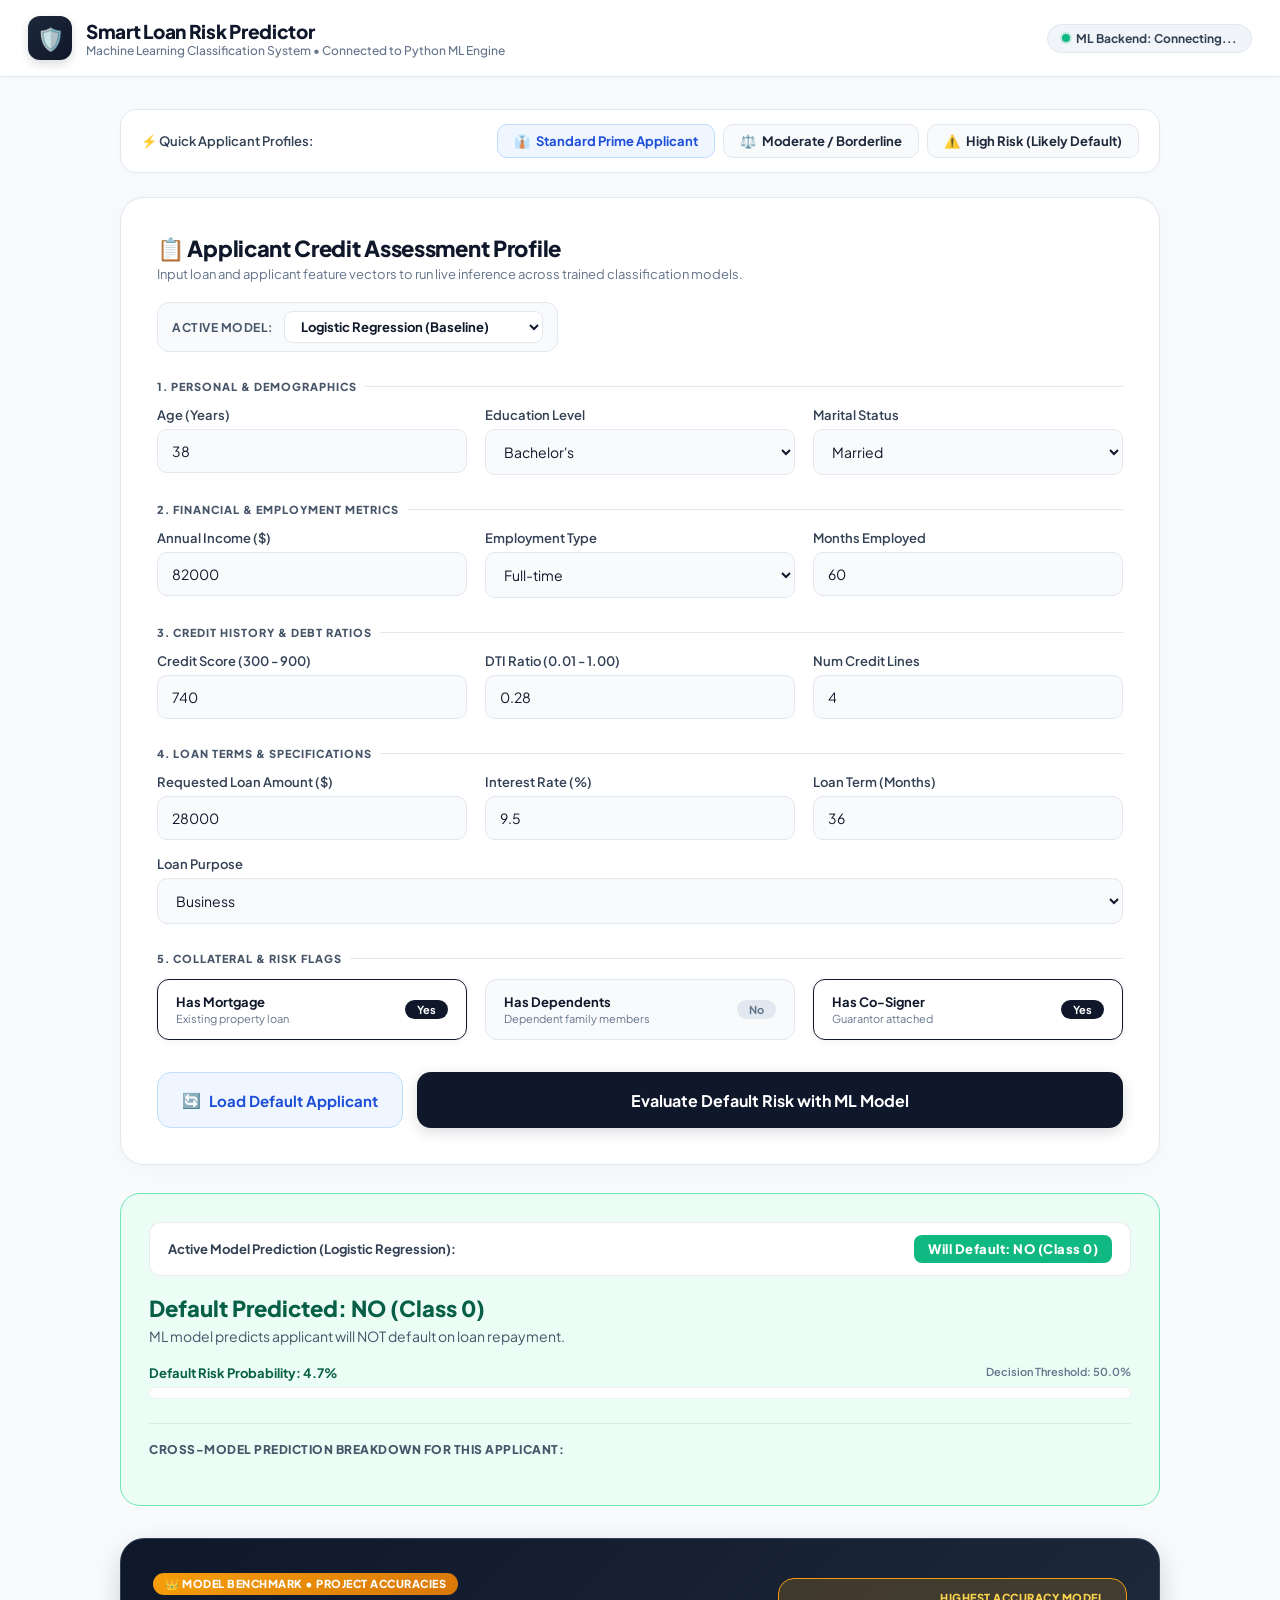
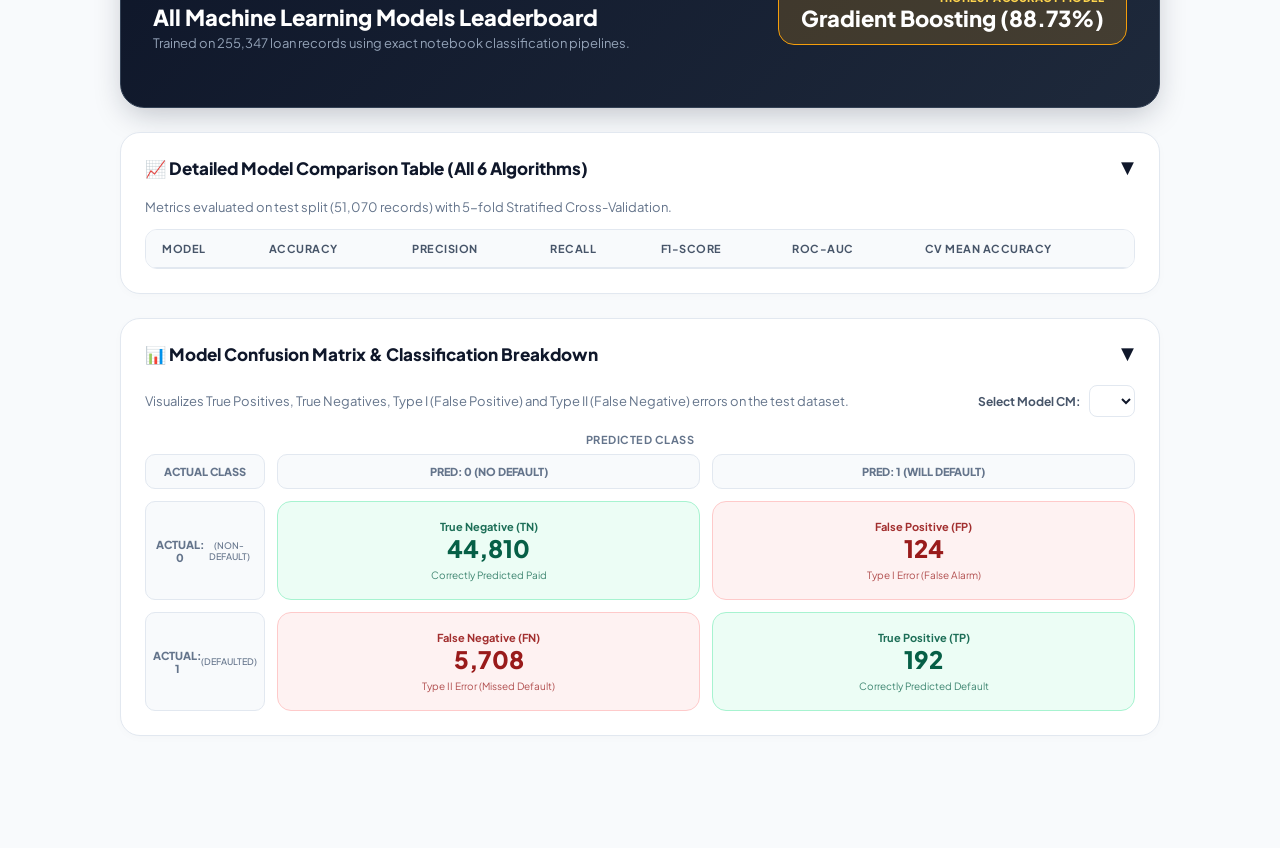
<file: legacy_flutter/web_preview/index.html>
<!DOCTYPE html>
<html lang="en">
<head>
  <meta charset="UTF-8">
  <meta name="viewport" content="width=device-width, initial-scale=1.0">
  <title>Smart Loan Risk Predictor — Machine Learning Classification Engine</title>
  <link rel="preconnect" href="https://fonts.googleapis.com">
  <link rel="preconnect" href="https://fonts.gstatic.com" crossorigin>
  <link href="https://fonts.googleapis.com/css2?family=Plus+Jakarta+Sans:wght@400;500;600;700;800&display=swap" rel="stylesheet">
  <style>
    :root {
      --bg-warm: #F8FAFC;
      --card-bg: #FFFFFF;
      --navy-primary: #0F172A;
      --navy-card: #1E293B;
      --slate-muted: #64748B;
      --border-color: #E2E8F0;
      
      --sage-bg: #ECFDF5;
      --sage-border: #6EE7B7;
      --sage-text: #065F46;
      --sage-pill: #10B981;

      --terracotta-bg: #FEF2F2;
      --terracotta-border: #FCA5A5;
      --terracotta-text: #991B1B;
      --terracotta-pill: #EF4444;

      --accent-amber: #F59E0B;
      --accent-blue: #3B82F6;
    }

    * { box-sizing: border-box; margin: 0; padding: 0; font-family: 'Plus Jakarta Sans', -apple-system, sans-serif; }
    body { background-color: var(--bg-warm); color: #0F172A; padding-bottom: 80px; }

    /* Header */
    .app-header {
      background: #ffffff;
      border-bottom: 1px solid var(--border-color);
      padding: 16px 28px;
      display: flex;
      align-items: center;
      justify-content: space-between;
      position: sticky;
      top: 0;
      z-index: 100;
      box-shadow: 0 1px 3px rgba(0,0,0,0.03);
    }
    .header-brand { display: flex; align-items: center; gap: 14px; }
    .brand-icon {
      background: linear-gradient(135deg, #1E293B 0%, #0F172A 100%);
      color: #fff;
      width: 44px;
      height: 44px;
      border-radius: 12px;
      display: flex;
      align-items: center;
      justify-content: center;
      font-size: 22px;
      box-shadow: 0 4px 10px rgba(15, 23, 42, 0.15);
    }
    .brand-title { font-size: 19px; font-weight: 800; color: #0F172A; letter-spacing: -0.3px; }
    .brand-subtitle { font-size: 12px; color: var(--slate-muted); font-weight: 500; }
    
    .header-actions { display: flex; align-items: center; gap: 12px; flex-wrap: wrap; }
    .badge-status {
      display: inline-flex;
      align-items: center;
      gap: 6px;
      padding: 6px 14px;
      border-radius: 20px;
      font-size: 12px;
      font-weight: 700;
      background: #F1F5F9;
      border: 1px solid var(--border-color);
      color: #334155;
    }
    .badge-status.connected {
      background: #ECFDF5;
      border-color: #A7F3D0;
      color: #065F46;
    }
    .status-dot {
      width: 8px;
      height: 8px;
      border-radius: 50%;
      background: #10B981;
      display: inline-block;
      box-shadow: 0 0 0 2px rgba(16, 185, 129, 0.2);
    }

    .container { max-width: 1080px; margin: 32px auto; padding: 0 20px; }

    /* Preset Toolbar */
    .preset-toolbar {
      background: #FFFFFF;
      border: 1px solid var(--border-color);
      border-radius: 16px;
      padding: 14px 20px;
      margin-bottom: 24px;
      display: flex;
      align-items: center;
      justify-content: space-between;
      gap: 16px;
      flex-wrap: wrap;
      box-shadow: 0 2px 8px rgba(0,0,0,0.02);
    }
    .preset-info { display: flex; align-items: center; gap: 10px; font-size: 13px; font-weight: 600; color: #334155; }
    .preset-btns { display: flex; align-items: center; gap: 8px; flex-wrap: wrap; }
    .preset-btn {
      background: #F8FAFC;
      border: 1px solid var(--border-color);
      color: #1E293B;
      padding: 8px 16px;
      border-radius: 10px;
      font-size: 13px;
      font-weight: 700;
      cursor: pointer;
      display: inline-flex;
      align-items: center;
      gap: 6px;
      transition: all 0.2s;
    }
    .preset-btn:hover {
      background: #0F172A;
      color: #FFFFFF;
      border-color: #0F172A;
      transform: translateY(-1px);
    }
    .preset-btn.default-active {
      background: #EFF6FF;
      color: #1D4ED8;
      border-color: #BFDBFE;
    }

    /* Main Form Card */
    .form-card {
      background: var(--card-bg);
      border-radius: 24px;
      border: 1px solid var(--border-color);
      box-shadow: 0 4px 25px rgba(0,0,0,0.03);
      padding: 36px;
    }
    .form-header-row {
      display: flex;
      align-items: flex-start;
      justify-content: space-between;
      gap: 20px;
      flex-wrap: wrap;
      margin-bottom: 24px;
    }
    .form-title { font-size: 22px; font-weight: 800; color: #0F172A; letter-spacing: -0.3px; display: flex; align-items: center; gap: 10px; }
    .form-desc { font-size: 13px; color: var(--slate-muted); margin-top: 4px; }
    
    .model-selector-wrap {
      background: #F8FAFC;
      border: 1px solid var(--border-color);
      padding: 8px 14px;
      border-radius: 12px;
      display: flex;
      align-items: center;
      gap: 10px;
    }
    .model-selector-wrap label { font-size: 12px; font-weight: 700; color: #475569; text-transform: uppercase; letter-spacing: 0.5px; }
    .model-select {
      background: #FFFFFF;
      border: 1px solid var(--border-color);
      border-radius: 8px;
      padding: 6px 12px;
      font-size: 13px;
      font-weight: 700;
      color: #0F172A;
      outline: none;
      cursor: pointer;
    }

    .section-label {
      font-size: 11px;
      font-weight: 800;
      text-transform: uppercase;
      letter-spacing: 1px;
      color: #475569;
      margin: 28px 0 14px 0;
      display: flex;
      align-items: center;
      gap: 8px;
    }
    .section-label::after {
      content: "";
      flex: 1;
      height: 1px;
      background: var(--border-color);
    }

    .grid-3 { display: grid; grid-template-columns: repeat(3, 1fr); gap: 18px; }
    @media (max-width: 820px) { .grid-3 { grid-template-columns: 1fr; } }

    .field-group { display: flex; flex-direction: column; gap: 6px; }
    .field-label { font-size: 13px; font-weight: 600; color: #334155; }
    .input-wrapper input, .input-wrapper select {
      width: 100%;
      padding: 12px 14px;
      background: #F8FAFC;
      border: 1px solid var(--border-color);
      border-radius: 10px;
      font-size: 14px;
      color: #0F172A;
      outline: none;
      transition: all 0.2s;
    }
    .input-wrapper input:focus, .input-wrapper select:focus {
      border-color: #0F172A;
      box-shadow: 0 0 0 3px rgba(15, 23, 42, 0.08);
      background: #ffffff;
    }

    .switch-card {
      background: #F8FAFC;
      border: 1px solid var(--border-color);
      border-radius: 12px;
      padding: 14px 18px;
      display: flex;
      align-items: center;
      justify-content: space-between;
      cursor: pointer;
      transition: all 0.2s;
    }
    .switch-card.active { border-color: #0F172A; background: #ffffff; box-shadow: 0 2px 8px rgba(15, 23, 42, 0.05); }
    .switch-title { font-size: 13px; font-weight: 700; color: #0F172A; }
    .switch-sub { font-size: 11px; color: var(--slate-muted); margin-top: 2px; }
    .toggle-pill { background: #E2E8F0; border-radius: 20px; padding: 3px 12px; font-size: 11px; font-weight: 700; color: var(--slate-muted); transition: all 0.2s; }
    .switch-card.active .toggle-pill { background: #0F172A; color: #fff; }

    .btn-row { display: flex; gap: 14px; margin-top: 32px; }
    .cta-btn {
      flex: 1;
      height: 56px;
      background: #0F172A;
      color: #ffffff;
      border: none;
      border-radius: 14px;
      font-size: 16px;
      font-weight: 700;
      cursor: pointer;
      display: flex;
      align-items: center;
      justify-content: center;
      gap: 10px;
      transition: all 0.2s;
      box-shadow: 0 4px 14px rgba(15, 23, 42, 0.15);
    }
    .cta-btn:hover { background: #1E293B; transform: translateY(-1px); }

    .load-default-btn {
      height: 56px;
      padding: 0 24px;
      background: #EFF6FF;
      color: #1D4ED8;
      border: 1.5px solid #BFDBFE;
      border-radius: 14px;
      font-size: 15px;
      font-weight: 700;
      cursor: pointer;
      display: flex;
      align-items: center;
      gap: 8px;
      transition: all 0.2s;
    }
    .load-default-btn:hover {
      background: #DBEAFE;
      border-color: #93C5FD;
      transform: translateY(-1px);
    }

    .spinner {
      width: 22px;
      height: 22px;
      border: 3px solid rgba(255,255,255,0.3);
      border-radius: 50%;
      border-top-color: #fff;
      animation: spin 0.8s linear infinite;
      display: none;
    }
    @keyframes spin { to { transform: rotate(360deg); } }

    /* Prediction Result Banner */
    .result-banner {
      margin-top: 28px;
      padding: 28px;
      border-radius: 20px;
      border: 1.5px solid;
      display: none;
      animation: fadeIn 0.4s cubic-bezier(0.16, 1, 0.3, 1);
    }
    @keyframes fadeIn { from { opacity: 0; transform: translateY(10px); } to { opacity: 1; transform: translateY(0); } }

    .result-approved { background: var(--sage-bg); border-color: var(--sage-border); color: var(--sage-text); }
    .result-declined { background: var(--terracotta-bg); border-color: var(--terracotta-border); color: var(--terracotta-text); }

    .res-badge-box {
      background: #ffffff;
      border-radius: 12px;
      padding: 12px 18px;
      border: 1px solid rgba(0,0,0,0.08);
      margin-bottom: 18px;
      display: flex;
      align-items: center;
      justify-content: space-between;
      flex-wrap: wrap;
      gap: 10px;
    }
    .binary-pill {
      color: #fff;
      padding: 6px 14px;
      border-radius: 8px;
      font-weight: 800;
      font-size: 13px;
      letter-spacing: 0.5px;
    }

    .res-title { font-size: 22px; font-weight: 800; margin-bottom: 4px; }
    .res-sub { font-size: 14px; color: #475569; margin-bottom: 18px; line-height: 1.5; }

    .meter-wrap { margin-top: 14px; }
    .meter-bar { width: 100%; height: 12px; background: #ffffff; border-radius: 6px; overflow: hidden; margin-top: 6px; border: 1px solid rgba(0,0,0,0.05); }
    .meter-fill { height: 100%; width: 0%; transition: width 0.8s ease; }

    .model-eval-grid {
      display: grid;
      grid-template-columns: repeat(auto-fit, minmax(200px, 1fr));
      gap: 12px;
      margin-top: 20px;
    }
    .model-eval-chip {
      background: #FFFFFF;
      border: 1px solid rgba(0,0,0,0.08);
      border-radius: 12px;
      padding: 12px 16px;
      display: flex;
      flex-direction: column;
      gap: 4px;
    }
    .eval-chip-name { font-size: 12px; font-weight: 700; color: #64748B; }
    .eval-chip-val { font-size: 16px; font-weight: 800; }

    /* Best Model Leaderboard */
    .best-model-banner {
      background: linear-gradient(135deg, #0F172A 0%, #1E293B 100%);
      color: #ffffff;
      border-radius: 24px;
      padding: 32px;
      margin-top: 32px;
      box-shadow: 0 10px 30px -5px rgba(15, 23, 42, 0.25);
      border: 1px solid #334155;
    }
    .best-badge {
      background: linear-gradient(135deg, #F59E0B 0%, #D97706 100%);
      color: #ffffff;
      font-size: 11px;
      font-weight: 800;
      letter-spacing: 0.5px;
      text-transform: uppercase;
      padding: 4px 12px;
      border-radius: 20px;
      display: inline-flex;
      align-items: center;
      gap: 6px;
    }
    .model-list {
      display: flex;
      flex-direction: column;
      gap: 14px;
      margin-top: 24px;
    }
    .model-item {
      background: rgba(255, 255, 255, 0.05);
      border: 1px solid rgba(255, 255, 255, 0.1);
      border-radius: 16px;
      padding: 18px 22px;
      display: flex;
      align-items: center;
      justify-content: space-between;
      transition: all 0.2s;
      flex-wrap: wrap;
      gap: 16px;
    }
    .model-item:hover {
      background: rgba(255, 255, 255, 0.08);
      border-color: rgba(255, 255, 255, 0.2);
    }
    .model-item.highlight {
      background: rgba(245, 158, 11, 0.12);
      border: 1.5px solid rgba(245, 158, 11, 0.6);
      box-shadow: 0 4px 20px rgba(245, 158, 11, 0.18);
    }
    .model-info { display: flex; align-items: center; gap: 16px; }
    .model-icon { font-size: 26px; }
    .model-name { font-size: 16px; font-weight: 700; color: #ffffff; }
    .model-desc { font-size: 12px; color: #94A3B8; margin-top: 3px; max-width: 500px; }
    .model-score { text-align: right; min-width: 150px; }
    .score-acc { font-size: 22px; font-weight: 800; color: #10B981; }
    .model-item.highlight .score-acc { color: #FCD34D; }
    .score-label { font-size: 11px; color: #94A3B8; text-transform: uppercase; font-weight: 600; margin-top: 2px; }

    .acc-bar-bg {
      width: 150px;
      height: 7px;
      background: rgba(255, 255, 255, 0.12);
      border-radius: 4px;
      overflow: hidden;
      margin-top: 6px;
      margin-left: auto;
    }
    .acc-bar-fill {
      height: 100%;
      background: #10B981;
      border-radius: 4px;
    }
    .model-item.highlight .acc-bar-fill {
      background: #F59E0B;
    }

    /* Comparison Table Card */
    .info-card {
      margin-top: 24px;
      background: #ffffff;
      border: 1px solid var(--border-color);
      border-radius: 20px;
      padding: 24px;
      box-shadow: 0 2px 10px rgba(0,0,0,0.02);
    }
    .info-header {
      font-size: 17px;
      font-weight: 800;
      display: flex;
      justify-content: space-between;
      align-items: center;
      cursor: pointer;
      user-select: none;
    }
    .info-body { margin-top: 20px; }

    .table-container {
      overflow-x: auto;
      margin-top: 14px;
      border-radius: 12px;
      border: 1px solid var(--border-color);
    }
    .metrics-table {
      width: 100%;
      border-collapse: collapse;
      text-align: left;
      font-size: 13px;
    }
    .metrics-table th {
      background: #F8FAFC;
      color: #475569;
      font-weight: 700;
      padding: 12px 16px;
      border-bottom: 1px solid var(--border-color);
      text-transform: uppercase;
      font-size: 11px;
      letter-spacing: 0.5px;
    }
    .metrics-table td {
      padding: 14px 16px;
      border-bottom: 1px solid var(--border-color);
      color: #1E293B;
    }
    .metrics-table tr:last-child td { border-bottom: none; }
    .metrics-table tr:hover td { background: #F8FAFC; }

    /* Confusion Matrix */
    .cm-selector-row {
      display: flex;
      align-items: center;
      justify-content: space-between;
      gap: 12px;
      flex-wrap: wrap;
      margin-bottom: 16px;
    }
    .cm-grid-container {
      display: grid;
      grid-template-columns: 120px 1fr 1fr;
      gap: 12px;
      text-align: center;
    }
    @media (max-width: 640px) {
      .cm-grid-container { grid-template-columns: 80px 1fr 1fr; gap: 8px; }
    }
    .cm-header {
      font-size: 11px;
      font-weight: 800;
      color: var(--slate-muted);
      text-transform: uppercase;
      display: flex;
      align-items: center;
      justify-content: center;
      background: #F8FAFC;
      border-radius: 10px;
      padding: 10px;
      border: 1px solid var(--border-color);
    }
    .cm-cell {
      border-radius: 14px;
      padding: 18px 14px;
      display: flex;
      flex-direction: column;
      align-items: center;
      justify-content: center;
      transition: transform 0.2s;
    }
    .cm-cell:hover { transform: translateY(-2px); }
    .cm-cell.correct {
      background: #ECFDF5;
      border: 1.5px solid #A7F3D0;
      color: #065F46;
    }
    .cm-cell.incorrect {
      background: #FEF2F2;
      border: 1.5px solid #FECACA;
      color: #991B1B;
    }
    .cm-val { font-size: 24px; font-weight: 800; margin-bottom: 2px; }
    .cm-lbl { font-size: 11px; font-weight: 700; opacity: 0.9; }
    .cm-sub { font-size: 10px; opacity: 0.75; margin-top: 4px; }
  </style>
</head>
<body>

  <!-- AppBar Header -->
  <header class="app-header">
    <div class="header-brand">
      <div class="brand-icon">🛡️</div>
      <div>
        <div class="brand-title">Smart Loan Risk Predictor</div>
        <div class="brand-subtitle">Machine Learning Classification System • Connected to Python ML Engine</div>
      </div>
    </div>
    <div class="header-actions">
      <div class="badge-status connected" id="backendBadge">
        <span class="status-dot"></span>
        <span id="backendStatusText">ML Backend: Connected</span>
      </div>
    </div>
  </header>

  <div class="container">
    
    <!-- Quick Preset Toolbar -->
    <div class="preset-toolbar">
      <div class="preset-info">
        <span>⚡ Quick Applicant Profiles:</span>
      </div>
      <div class="preset-btns">
        <button type="button" class="preset-btn default-active" id="btnPresetDefault" onclick="loadApplicantPreset('default')">
          <span>👔</span> Standard Prime Applicant
        </button>
        <button type="button" class="preset-btn" id="btnPresetBorderline" onclick="loadApplicantPreset('borderline')">
          <span>⚖️</span> Moderate / Borderline
        </button>
        <button type="button" class="preset-btn" id="btnPresetHighRisk" onclick="loadApplicantPreset('high_risk')">
          <span>⚠️</span> High Risk (Likely Default)
        </button>
      </div>
    </div>

    <!-- Main Applicant Input Form Card -->
    <div class="form-card">
      <div class="form-header-row">
        <div>
          <div class="form-title">📋 Applicant Credit Assessment Profile</div>
          <div class="form-desc">Input loan and applicant feature vectors to run live inference across trained classification models.</div>
        </div>
        <div class="model-selector-wrap">
          <label for="activeModelSelect">Active Model:</label>
          <select id="activeModelSelect" class="model-select" onchange="runPrediction()">
            <option value="logistic_regression" selected>Logistic Regression (Baseline)</option>
            <option value="gradient_boosting">Gradient Boosting (Best: 88.73%)</option>
            <option value="decision_tree">Decision Tree</option>
            <option value="naive_bayes">Gaussian Naive Bayes</option>
          </select>
        </div>
      </div>

      <form id="predictionForm" onsubmit="event.preventDefault(); runPrediction();">
        <div class="section-label">1. Personal & Demographics</div>
        <div class="grid-3">
          <div class="field-group">
            <label class="field-label">Age (Years)</label>
            <div class="input-wrapper"><input type="number" id="age" value="38" min="18" max="100" required></div>
          </div>
          <div class="field-group">
            <label class="field-label">Education Level</label>
            <div class="input-wrapper">
              <select id="education">
                <option value="Bachelor's" selected>Bachelor's</option>
                <option value="High School">High School</option>
                <option value="Master's">Master's</option>
                <option value="PhD">PhD</option>
              </select>
            </div>
          </div>
          <div class="field-group">
            <label class="field-label">Marital Status</label>
            <div class="input-wrapper">
              <select id="maritalStatus">
                <option value="Married" selected>Married</option>
                <option value="Divorced">Divorced</option>
                <option value="Single">Single</option>
              </select>
            </div>
          </div>
        </div>

        <div class="section-label">2. Financial & Employment Metrics</div>
        <div class="grid-3">
          <div class="field-group">
            <label class="field-label">Annual Income ($)</label>
            <div class="input-wrapper"><input type="number" id="income" value="82000" min="1000" required></div>
          </div>
          <div class="field-group">
            <label class="field-label">Employment Type</label>
            <div class="input-wrapper">
              <select id="employmentType">
                <option value="Full-time" selected>Full-time</option>
                <option value="Part-time">Part-time</option>
                <option value="Self-employed">Self-employed</option>
                <option value="Unemployed">Unemployed</option>
              </select>
            </div>
          </div>
          <div class="field-group">
            <label class="field-label">Months Employed</label>
            <div class="input-wrapper"><input type="number" id="monthsEmployed" value="60" min="0" required></div>
          </div>
        </div>

        <div class="section-label">3. Credit History & Debt Ratios</div>
        <div class="grid-3">
          <div class="field-group">
            <label class="field-label">Credit Score (300 - 900)</label>
            <div class="input-wrapper"><input type="number" id="creditScore" value="740" min="300" max="900" required></div>
          </div>
          <div class="field-group">
            <label class="field-label">DTI Ratio (0.01 - 1.00)</label>
            <div class="input-wrapper"><input type="number" step="0.01" id="dtiRatio" value="0.28" min="0.01" max="1.50" required></div>
          </div>
          <div class="field-group">
            <label class="field-label">Num Credit Lines</label>
            <div class="input-wrapper"><input type="number" id="numCreditLines" value="4" min="0" max="30" required></div>
          </div>
        </div>

        <div class="section-label">4. Loan Terms & Specifications</div>
        <div class="grid-3">
          <div class="field-group">
            <label class="field-label">Requested Loan Amount ($)</label>
            <div class="input-wrapper"><input type="number" id="loanAmount" value="28000" min="500" required></div>
          </div>
          <div class="field-group">
            <label class="field-label">Interest Rate (%)</label>
            <div class="input-wrapper"><input type="number" step="0.1" id="interestRate" value="9.5" min="1" max="40" required></div>
          </div>
          <div class="field-group">
            <label class="field-label">Loan Term (Months)</label>
            <div class="input-wrapper"><input type="number" id="loanTerm" value="36" min="6" max="120" required></div>
          </div>
        </div>

        <div class="field-group" style="margin-top: 16px;">
          <label class="field-label">Loan Purpose</label>
          <div class="input-wrapper">
            <select id="loanPurpose">
              <option value="Business" selected>Business</option>
              <option value="Auto">Auto</option>
              <option value="Education">Education</option>
              <option value="Home">Home</option>
              <option value="Other">Other</option>
            </select>
          </div>
        </div>

        <div class="section-label">5. Collateral & Risk Flags</div>
        <div class="grid-3">
          <div class="switch-card active" id="mortgageCard" onclick="toggleSwitch('mortgageCard', 'hasMortgage')">
            <div>
              <div class="switch-title">Has Mortgage</div>
              <div class="switch-sub">Existing property loan</div>
            </div>
            <div class="toggle-pill" id="hasMortgagePill">Yes</div>
            <input type="hidden" id="hasMortgage" value="true">
          </div>

          <div class="switch-card" id="dependentsCard" onclick="toggleSwitch('dependentsCard', 'hasDependents')">
            <div>
              <div class="switch-title">Has Dependents</div>
              <div class="switch-sub">Dependent family members</div>
            </div>
            <div class="toggle-pill" id="hasDependentsPill">No</div>
            <input type="hidden" id="hasDependents" value="false">
          </div>

          <div class="switch-card active" id="cosignerCard" onclick="toggleSwitch('cosignerCard', 'hasCoSigner')">
            <div>
              <div class="switch-title">Has Co-Signer</div>
              <div class="switch-sub">Guarantor attached</div>
            </div>
            <div class="toggle-pill" id="hasCoSignerPill">Yes</div>
            <input type="hidden" id="hasCoSigner" value="true">
          </div>
        </div>

        <div class="btn-row">
          <button type="button" class="load-default-btn" onclick="loadApplicantPreset('default')">
            <span>🔄</span> Load Default Applicant
          </button>
          <button type="submit" class="cta-btn" id="ctaBtn">
            <div class="spinner" id="btnSpinner"></div>
            <span id="btnText">Evaluate Default Risk with ML Model</span>
          </button>
        </div>
      </form>
    </div>

    <!-- Output Result Banner -->
    <div class="result-banner" id="resultBanner">
      <div class="res-badge-box">
        <div style="font-size: 13px; font-weight: 700; color: #334155;">
          Active Model Prediction (<span id="activeModelLabel">Logistic Regression</span>):
        </div>
        <div class="binary-pill" id="binaryPill">Will Default: NO (Class 0)</div>
      </div>

      <div class="res-title" id="resTitle">Default Predicted: NO (Class 0)</div>
      <div class="res-sub" id="resSub">ML model predicts applicant will NOT default on loan repayment.</div>
      
      <div class="meter-wrap">
        <div style="display: flex; justify-content: space-between; font-size: 13px; font-weight: 700;">
          <span>Default Risk Probability: <span id="probVal">3.8%</span></span>
          <span style="font-size: 11px; color: var(--slate-muted); font-weight: 600;">Decision Threshold: 50.0%</span>
        </div>
        <div class="meter-bar"><div class="meter-fill" id="meterFill"></div></div>
      </div>

      <div style="margin-top: 18px; font-size: 13px; line-height: 1.6;" id="factorsList"></div>

      <!-- Cross-Model Prediction Consensus -->
      <div style="margin-top: 24px; padding-top: 18px; border-top: 1px solid rgba(0,0,0,0.08);">
        <div style="font-size: 12px; font-weight: 800; text-transform: uppercase; letter-spacing: 0.5px; margin-bottom: 10px; color: #475569;">
          Cross-Model Prediction Breakdown for this Applicant:
        </div>
        <div class="model-eval-grid" id="modelEvalGrid">
          <!-- Populated by JS -->
        </div>
      </div>
    </div>

    <!-- Best Model & All Models Accuracy Banner -->
    <div class="best-model-banner">
      <div style="display: flex; justify-content: space-between; align-items: center; flex-wrap: wrap; gap: 16px;">
        <div>
          <div class="best-badge">👑 Model Benchmark • Project Accuracies</div>
          <h3 style="font-size: 22px; font-weight: 800; margin-top: 8px;">All Machine Learning Models Leaderboard</h3>
          <p style="font-size: 13px; color: #94A3B8; margin-top: 4px;">Trained on 255,347 loan records using exact notebook classification pipelines.</p>
        </div>
        <div style="background: rgba(245, 158, 11, 0.18); border: 1.5px solid #F59E0B; padding: 12px 22px; border-radius: 16px; text-align: right;">
          <div style="font-size: 11px; color: #FCD34D; font-weight: 800; text-transform: uppercase; letter-spacing: 0.5px;">Highest Accuracy Model</div>
          <div style="font-size: 22px; font-weight: 800; color: #FFFFFF;" id="topModelText">Gradient Boosting (88.73%)</div>
        </div>
      </div>

      <div class="model-list" id="modelLeaderboard">
        <!-- Rendered dynamically from backend /api/models -->
      </div>
    </div>

    <!-- Comprehensive Metrics Table -->
    <div class="info-card">
      <div class="info-header" onclick="toggleCard('metricsBody', 'metricsIcon')">
        <span>📈 Detailed Model Comparison Table (All 6 Algorithms)</span>
        <span id="metricsIcon">▼</span>
      </div>
      <div class="info-body" id="metricsBody">
        <p style="font-size: 13px; color: var(--slate-muted); margin-bottom: 12px;">
          Metrics evaluated on test split (51,070 records) with 5-fold Stratified Cross-Validation.
        </p>
        <div class="table-container">
          <table class="metrics-table">
            <thead>
              <tr>
                <th>Model</th>
                <th>Accuracy</th>
                <th>Precision</th>
                <th>Recall</th>
                <th>F1-Score</th>
                <th>ROC-AUC</th>
                <th>CV Mean Accuracy</th>
              </tr>
            </thead>
            <tbody id="metricsTableBody">
              <!-- Populated dynamically -->
            </tbody>
          </table>
        </div>
      </div>
    </div>

    <!-- Confusion Matrix Card -->
    <div class="info-card">
      <div class="info-header" onclick="toggleCard('cmBody', 'cmIcon')">
        <span>📊 Model Confusion Matrix & Classification Breakdown</span>
        <span id="cmIcon">▼</span>
      </div>
      <div class="info-body" id="cmBody">
        <div class="cm-selector-row">
          <p style="font-size: 13px; color: var(--slate-muted);">
            Visualizes True Positives, True Negatives, Type I (False Positive) and Type II (False Negative) errors on the test dataset.
          </p>
          <div style="display: flex; align-items: center; gap: 8px;">
            <label style="font-size: 12px; font-weight: 700; color: #475569;">Select Model CM:</label>
            <select id="cmModelSelect" class="model-select" onchange="renderSelectedCM()">
              <!-- Populated dynamically -->
            </select>
          </div>
        </div>

        <div style="font-size: 11px; font-weight: 700; text-transform: uppercase; color: var(--slate-muted); letter-spacing: 0.5px; text-align: center; margin-bottom: 8px;">Predicted Class</div>
        
        <div class="cm-grid-container">
          <div class="cm-header">Actual Class</div>
          <div class="cm-header">Pred: 0 (No Default)</div>
          <div class="cm-header">Pred: 1 (Will Default)</div>

          <!-- Actual 0 (Paid) -->
          <div class="cm-header">Actual: 0<br><span style="font-size: 9px; font-weight: 500;">(Non-Default)</span></div>
          <div class="cm-cell correct">
            <div class="cm-lbl">True Negative (TN)</div>
            <div class="cm-val" id="cmTN">44,810</div>
            <div class="cm-sub">Correctly Predicted Paid</div>
          </div>
          <div class="cm-cell incorrect">
            <div class="cm-lbl">False Positive (FP)</div>
            <div class="cm-val" id="cmFP">124</div>
            <div class="cm-sub">Type I Error (False Alarm)</div>
          </div>

          <!-- Actual 1 (Default) -->
          <div class="cm-header">Actual: 1<br><span style="font-size: 9px; font-weight: 500;">(Defaulted)</span></div>
          <div class="cm-cell incorrect">
            <div class="cm-lbl">False Negative (FN)</div>
            <div class="cm-val" id="cmFN">5,708</div>
            <div class="cm-sub">Type II Error (Missed Default)</div>
          </div>
          <div class="cm-cell correct">
            <div class="cm-lbl">True Positive (TP)</div>
            <div class="cm-val" id="cmTP">192</div>
            <div class="cm-sub">Correctly Predicted Default</div>
          </div>
        </div>
      </div>
    </div>

  </div>

  <script>
    let globalModelsData = null;
    let globalPresets = null;

    // Detect base API URL (supports direct Flask port 5000 or Node proxy port 8080)
    const API_BASE = window.location.port === '8080' ? '' : (window.location.origin.includes('5000') ? '' : 'http://127.0.0.1:5000');

    async function initApp() {
      await fetchModelsMetrics();
      await fetchApplicantPresets();
      // Auto run prediction on default applicant upon load
      runPrediction();
    }

    async function fetchModelsMetrics() {
      try {
        const res = await fetch(`${API_BASE}/api/models`);
        if (!res.ok) throw new Error('Failed to load models');
        const data = await res.json();
        globalModelsData = data;

        document.getElementById('backendBadge').className = 'badge-status connected';
        document.getElementById('backendStatusText').textContent = 'ML Backend: Connected & Active';

        renderLeaderboard(data.models);
        renderMetricsTable(data.models);
        populateCMSelector(data.models);
        renderSelectedCM();
      } catch (err) {
        console.warn('Backend fetch notice:', err);
        document.getElementById('backendBadge').className = 'badge-status';
        document.getElementById('backendStatusText').textContent = 'ML Backend: Connecting...';
      }
    }

    async function fetchApplicantPresets() {
      try {
        const res = await fetch(`${API_BASE}/api/default-applicant`);
        if (res.ok) {
          globalPresets = await res.json();
        }
      } catch (err) {
        console.warn('Preset fetch error:', err);
      }
    }

    function renderLeaderboard(models) {
      const container = document.getElementById('modelLeaderboard');
      container.innerHTML = '';

      const sorted = [...models].sort((a, b) => b.accuracy - a.accuracy);
      const best = sorted[0];
      document.getElementById('topModelText').textContent = `${best.name} (${(best.accuracy * 100).toFixed(2)}%)`;

      sorted.forEach((m, idx) => {
        const isBest = idx === 0;
        const icon = isBest ? '🏆' : (idx === 1 ? '🌲' : (idx === 2 ? '📈' : (idx === 3 ? '⚡' : (idx === 4 ? '📍' : '🌳'))));
        const accPct = (m.accuracy * 100).toFixed(2);
        const auc = m.roc_auc ? ` • AUC: ${(m.roc_auc).toFixed(3)}` : '';

        const item = document.createElement('div');
        item.className = `model-item ${isBest ? 'highlight' : ''}`;
        item.innerHTML = `
          <div class="model-info">
            <div class="model-icon">${icon}</div>
            <div>
              <div style="display: flex; align-items: center; gap: 8px;">
                <span class="model-name">${m.name}</span>
                <span style="background: ${isBest ? '#F59E0B' : '#334155'}; color: ${isBest ? '#0F172A' : '#F8FAFC'}; font-size: 10px; font-weight: 800; padding: 2px 8px; border-radius: 6px; letter-spacing: 0.5px;">${m.badge || 'Trained Model'}</span>
              </div>
              <div class="model-desc">${m.description}</div>
            </div>
          </div>
          <div class="model-score">
            <div class="score-acc">${accPct}%</div>
            <div class="score-label">Accuracy${auc}</div>
            <div class="acc-bar-bg"><div class="acc-bar-fill" style="width: ${accPct}%;"></div></div>
          </div>
        `;
        container.appendChild(item);
      });
    }

    function renderMetricsTable(models) {
      const tbody = document.getElementById('metricsTableBody');
      tbody.innerHTML = '';

      const sorted = [...models].sort((a, b) => b.accuracy - a.accuracy);
      sorted.forEach((m) => {
        const tr = document.createElement('tr');
        tr.innerHTML = `
          <td><strong>${m.name}</strong></td>
          <td><span style="color: #059669; font-weight: 700;">${(m.accuracy * 100).toFixed(2)}%</span></td>
          <td>${(m.precision * 100).toFixed(2)}%</td>
          <td>${(m.recall * 100).toFixed(2)}%</td>
          <td>${(m.f1_score * 100).toFixed(2)}%</td>
          <td>${m.roc_auc ? (m.roc_auc).toFixed(4) : 'N/A'}</td>
          <td>${m.cv_mean_accuracy ? (m.cv_mean_accuracy * 100).toFixed(2) + '%' : 'N/A'}</td>
        `;
        tbody.appendChild(tr);
      });
    }

    function populateCMSelector(models) {
      const select = document.getElementById('cmModelSelect');
      select.innerHTML = '';
      models.forEach(m => {
        const opt = document.createElement('option');
        opt.value = m.id;
        opt.textContent = `${m.name} (${(m.accuracy * 100).toFixed(1)}%)`;
        select.appendChild(opt);
      });
    }

    function renderSelectedCM() {
      if (!globalModelsData || !globalModelsData.models) return;
      const select = document.getElementById('cmModelSelect');
      const selectedId = select.value;
      const m = globalModelsData.models.find(item => item.id === selectedId) || globalModelsData.models[0];

      if (m && m.confusion_matrix) {
        document.getElementById('cmTN').textContent = m.confusion_matrix.tn.toLocaleString();
        document.getElementById('cmFP').textContent = m.confusion_matrix.fp.toLocaleString();
        document.getElementById('cmFN').textContent = m.confusion_matrix.fn.toLocaleString();
        document.getElementById('cmTP').textContent = m.confusion_matrix.tp.toLocaleString();
      }
    }

    function toggleSwitch(cardId, hiddenId) {
      const card = document.getElementById(cardId);
      const input = document.getElementById(hiddenId);
      const pill = document.getElementById(hiddenId + 'Pill');
      const val = input.value === 'true';

      input.value = (!val).toString();
      if (!val) {
        card.classList.add('active');
        pill.textContent = 'Yes';
      } else {
        card.classList.remove('active');
        pill.textContent = 'No';
      }
    }

    function setSwitch(cardId, hiddenId, boolVal) {
      const card = document.getElementById(cardId);
      const input = document.getElementById(hiddenId);
      const pill = document.getElementById(hiddenId + 'Pill');
      input.value = boolVal.toString();
      if (boolVal) {
        card.classList.add('active');
        pill.textContent = 'Yes';
      } else {
        card.classList.remove('active');
        pill.textContent = 'No';
      }
    }

    function toggleCard(bodyId, iconId) {
      const body = document.getElementById(bodyId);
      const icon = document.getElementById(iconId);
      if (body.style.display === 'none') {
        body.style.display = 'block';
        icon.textContent = '▲';
      } else {
        body.style.display = 'none';
        icon.textContent = '▼';
      }
    }

    function loadApplicantPreset(presetKey) {
      // Highlight preset button
      ['btnPresetDefault', 'btnPresetBorderline', 'btnPresetHighRisk'].forEach(id => {
        const btn = document.getElementById(id);
        if (btn) btn.classList.remove('default-active');
      });

      if (presetKey === 'default') document.getElementById('btnPresetDefault')?.classList.add('default-active');
      if (presetKey === 'borderline') document.getElementById('btnPresetBorderline')?.classList.add('default-active');
      if (presetKey === 'high_risk') document.getElementById('btnPresetHighRisk')?.classList.add('default-active');

      let data = null;
      if (globalPresets && globalPresets[presetKey]) {
        data = globalPresets[presetKey];
      } else {
        // Fallback default presets if server is spinning up
        const fallbacks = {
          default: {
            age: 38, education: "Bachelor's", maritalStatus: "Married",
            income: 82000, employmentType: "Full-time", monthsEmployed: 60,
            creditScore: 740, dtiRatio: 0.28, numCreditLines: 4,
            loanAmount: 28000, interestRate: 9.5, loanTerm: 36, loanPurpose: "Business",
            hasMortgage: true, hasDependents: false, hasCoSigner: true
          },
          borderline: {
            age: 31, education: "Bachelor's", maritalStatus: "Divorced",
            income: 48000, employmentType: "Part-time", monthsEmployed: 24,
            creditScore: 635, dtiRatio: 0.44, numCreditLines: 5,
            loanAmount: 26000, interestRate: 15.0, loanTerm: 48, loanPurpose: "Auto",
            hasMortgage: false, hasDependents: false, hasCoSigner: false
          },
          high_risk: {
            age: 22, education: "High School", maritalStatus: "Single",
            income: 22000, employmentType: "Unemployed", monthsEmployed: 6,
            creditScore: 510, dtiRatio: 0.65, numCreditLines: 9,
            loanAmount: 48000, interestRate: 22.5, loanTerm: 60, loanPurpose: "Other",
            hasMortgage: false, hasDependents: true, hasCoSigner: false
          }
        };
        data = fallbacks[presetKey] || fallbacks.default;
      }

      // Populate form
      document.getElementById('age').value = data.age;
      document.getElementById('education').value = data.education;
      document.getElementById('maritalStatus').value = data.maritalStatus;
      document.getElementById('income').value = data.income;
      document.getElementById('employmentType').value = data.employmentType;
      document.getElementById('monthsEmployed').value = data.monthsEmployed;
      document.getElementById('creditScore').value = data.creditScore;
      document.getElementById('dtiRatio').value = data.dtiRatio;
      document.getElementById('numCreditLines').value = data.numCreditLines;
      document.getElementById('loanAmount').value = data.loanAmount;
      document.getElementById('interestRate').value = data.interestRate;
      document.getElementById('loanTerm').value = data.loanTerm;
      document.getElementById('loanPurpose').value = data.loanPurpose;

      setSwitch('mortgageCard', 'hasMortgage', data.hasMortgage);
      setSwitch('dependentsCard', 'hasDependents', data.hasDependents);
      setSwitch('cosignerCard', 'hasCoSigner', data.hasCoSigner);

      // Trigger instant prediction with backend
      runPrediction();
    }

    async function runPrediction() {
      const btn = document.getElementById('ctaBtn');
      const text = document.getElementById('btnText');
      const spinner = document.getElementById('btnSpinner');
      const banner = document.getElementById('resultBanner');
      const activeModelSelect = document.getElementById('activeModelSelect');
      const selectedModelId = activeModelSelect.value;
      const selectedModelName = activeModelSelect.options[activeModelSelect.selectedIndex].text;

      btn.disabled = true;
      spinner.style.display = 'block';
      text.textContent = 'Evaluating ML Classification Engine...';

      const payload = {
        modelId: selectedModelId,
        age: parseInt(document.getElementById('age').value),
        education: document.getElementById('education').value,
        maritalStatus: document.getElementById('maritalStatus').value,
        income: parseFloat(document.getElementById('income').value),
        employmentType: document.getElementById('employmentType').value,
        monthsEmployed: parseInt(document.getElementById('monthsEmployed').value),
        creditScore: parseInt(document.getElementById('creditScore').value),
        dtiRatio: parseFloat(document.getElementById('dtiRatio').value),
        numCreditLines: parseInt(document.getElementById('numCreditLines').value),
        loanAmount: parseFloat(document.getElementById('loanAmount').value),
        interestRate: parseFloat(document.getElementById('interestRate').value),
        loanTerm: parseInt(document.getElementById('loanTerm').value),
        loanPurpose: document.getElementById('loanPurpose').value,
        hasMortgage: document.getElementById('hasMortgage').value === 'true',
        hasDependents: document.getElementById('hasDependents').value === 'true',
        hasCoSigner: document.getElementById('hasCoSigner').value === 'true'
      };

      try {
        const response = await fetch(`${API_BASE}/api/predict`, {
          method: 'POST',
          headers: { 'Content-Type': 'application/json' },
          body: JSON.stringify(payload)
        });

        if (!response.ok) throw new Error('API server returned error status');
        const res = await response.json();

        // Update UI
        banner.style.display = 'block';
        banner.className = 'result-banner ' + (res.is_approved ? 'result-approved' : 'result-declined');

        document.getElementById('activeModelLabel').textContent = selectedModelName;
        const pill = document.getElementById('binaryPill');
        pill.textContent = `Will Default: ${res.prediction_text} (Class ${res.prediction})`;
        pill.style.background = res.is_approved ? '#10B981' : '#EF4444';

        document.getElementById('resTitle').textContent = res.title;
        document.getElementById('resSub').textContent = res.subtitle;
        document.getElementById('probVal').textContent = res.default_probability + '%';

        const fill = document.getElementById('meterFill');
        fill.style.width = res.default_probability + '%';
        fill.style.background = res.is_approved ? '#10B981' : '#EF4444';

        // Factors list
        let factorsHtml = '';
        if (res.positive_factors && res.positive_factors.length) {
          factorsHtml += '<div style="color: #065F46; font-weight: 700; margin-bottom: 4px;">✓ Positive Credit Indicators:</div>';
          res.positive_factors.forEach(f => {
            factorsHtml += `<div style="margin-left: 12px; color: #047857;">• ${f}</div>`;
          });
        }
        if (res.risk_factors && res.risk_factors.length) {
          factorsHtml += '<div style="color: #991B1B; font-weight: 700; margin-top: 8px; margin-bottom: 4px;">⚠ Identified Risk Factors:</div>';
          res.risk_factors.forEach(f => {
            factorsHtml += `<div style="margin-left: 12px; color: #B91C1C;">• ${f}</div>`;
          });
        }
        document.getElementById('factorsList').innerHTML = factorsHtml;

        // Model breakdown chips
        const evalGrid = document.getElementById('modelEvalGrid');
        evalGrid.innerHTML = '';
        if (res.all_model_evaluations) {
          const names = {
            logistic_regression: "Logistic Regression",
            naive_bayes: "Naive Bayes",
            decision_tree: "Decision Tree"
          };
          for (const [key, evalData] of Object.entries(res.all_model_evaluations)) {
            const chip = document.createElement('div');
            chip.className = 'model-eval-chip';
            chip.innerHTML = `
              <div class="eval-chip-name">${names[key] || key}</div>
              <div class="eval-chip-val" style="color: ${evalData.is_approved ? '#059669' : '#DC2626'};">
                ${evalData.is_approved ? 'Approved (Class 0)' : 'Default (Class 1)'}
              </div>
              <div style="font-size: 11px; color: #64748B;">P(Default) = ${evalData.probability}%</div>
            `;
            evalGrid.appendChild(chip);
          }
        }

      } catch (err) {
        console.error('Prediction failed, falling back to local model logic:', err);
        // Fallback local calculation
        const creditScore = payload.creditScore;
        const dti = payload.dtiRatio;
        const cosigner = payload.hasCoSigner;

        let z = -2.0;
        z -= ((creditScore - 650) / 100.0) * 0.85;
        z += (dti - 0.35) * 3.5;
        if (!cosigner) z += 0.70;

        const prob = Math.min(Math.max((1.0 / (1.0 + Math.exp(-z))) * 100, 0.1), 99.9);
        const isApproved = prob < 50.0;

        banner.style.display = 'block';
        banner.className = 'result-banner ' + (isApproved ? 'result-approved' : 'result-declined');
        document.getElementById('binaryPill').textContent = `Will Default: ${isApproved ? 'NO (Class 0)' : 'YES (Class 1)'}`;
        document.getElementById('binaryPill').style.background = isApproved ? '#10B981' : '#EF4444';
        document.getElementById('resTitle').textContent = isApproved ? 'Default Predicted: NO (Class 0)' : 'Default Predicted: YES (Class 1)';
        document.getElementById('probVal').textContent = prob.toFixed(1) + '%';
        document.getElementById('meterFill').style.width = prob.toFixed(1) + '%';
      } finally {
        btn.disabled = false;
        spinner.style.display = 'none';
        text.textContent = 'Evaluate Default Risk with ML Model';
      }
    }

    // Initialize application on page load
    window.addEventListener('DOMContentLoaded', initApp);
  </script>
</body>
</html>
</file>
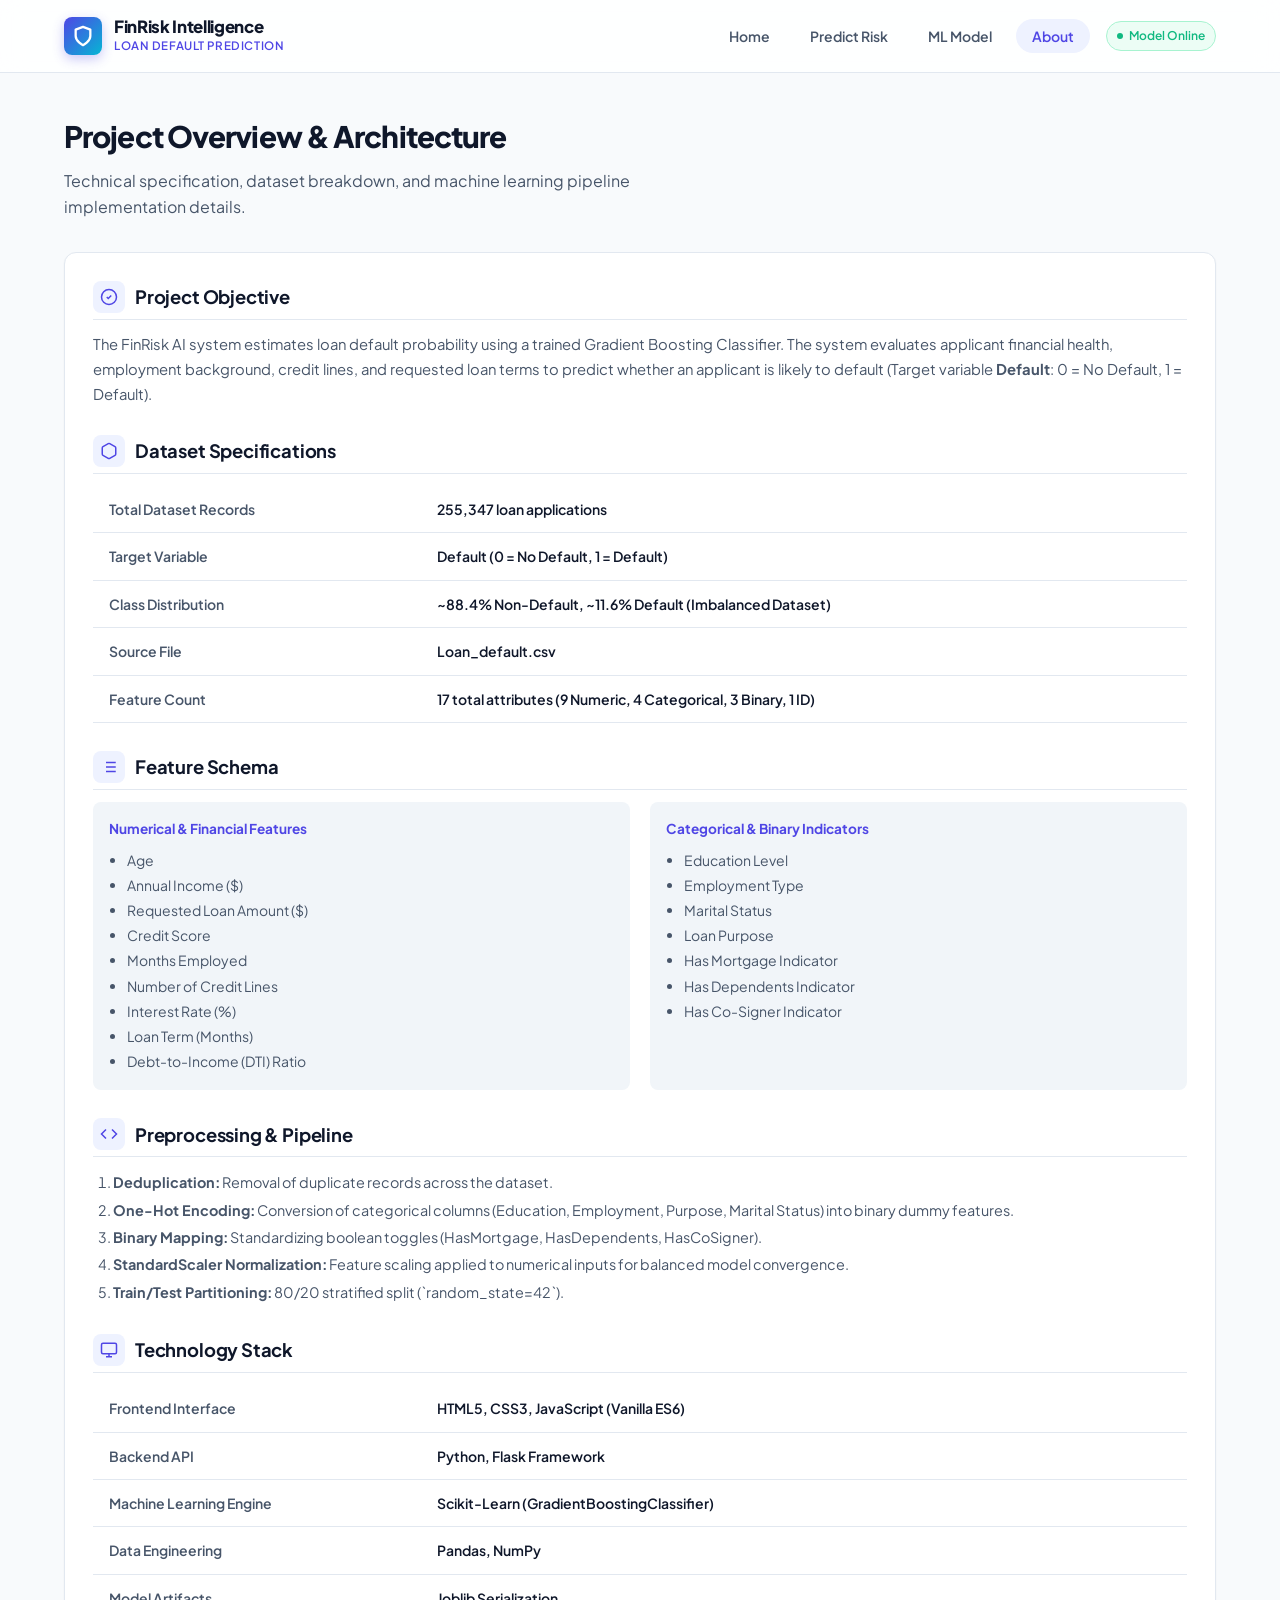
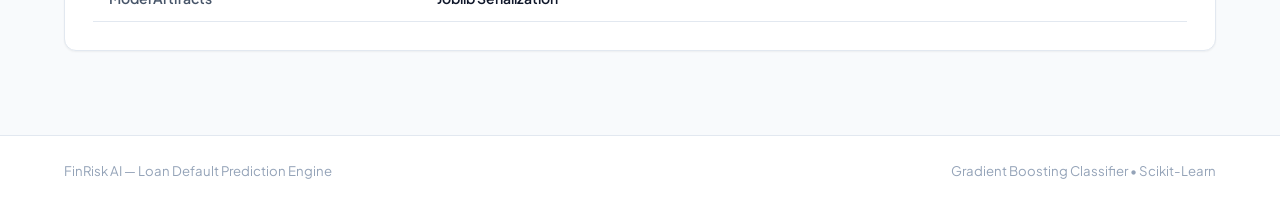
<file: templates/about.html>
<!DOCTYPE html>
<html lang="en">
<head>
    <meta charset="UTF-8">
    <meta name="viewport" content="width=device-width, initial-scale=1.0">
    <title>About Project — FinRisk AI System</title>
    <link rel="stylesheet" href="/static/css/style.css">
</head>
<body>
    <!-- Navbar -->
    <nav class="navbar">
        <div class="navbar-inner">
            <div class="navbar-brand">
                <div class="brand-icon">
                    <svg width="22" height="22" viewBox="0 0 24 24" fill="none" stroke="currentColor" stroke-width="2.5" stroke-linecap="round" stroke-linejoin="round"><path d="M12 22s8-4 8-10V5l-8-3-8 3v7c0 6 8 10 8 10z"/></svg>
                </div>
                <div class="navbar-brand-text">
                    <h1>FinRisk Intelligence</h1>
                    <small>Loan Default Prediction</small>
                </div>
            </div>
            <button class="menu-toggle" aria-label="Toggle navigation">&#9776;</button>
            <ul class="nav-links">
                <li><a href="/">Home</a></li>
                <li><a href="/predict">Predict Risk</a></li>
                <li><a href="/models">ML Model</a></li>
                <li><a href="/about" class="active">About</a></li>
                <li class="nav-status-badge">
                    <span class="status-dot"></span>
                    <span>Model Online</span>
                </li>
            </ul>
        </div>
    </nav>

    <!-- Main Content -->
    <main class="main-content">
        <div class="container">
            <div class="page-header">
                <h1 class="page-title">Project Overview & Architecture</h1>
                <p class="page-desc">Technical specification, dataset breakdown, and machine learning pipeline implementation details.</p>
            </div>

            <div class="card">
                
                <!-- Objective -->
                <div style="margin-bottom: 28px;">
                    <div class="card-header" style="margin-bottom: 12px; padding-bottom: 6px;">
                        <div class="card-title-group">
                            <div class="card-icon">
                                <svg width="18" height="18" viewBox="0 0 24 24" fill="none" stroke="currentColor" stroke-width="2"><circle cx="12" cy="12" r="10"/><path d="m9 12 2 2 4-4"/></svg>
                            </div>
                            <h2>Project Objective</h2>
                        </div>
                    </div>
                    <p style="font-size: 0.925rem; color: var(--text-sec); line-height: 1.7;">
                        The FinRisk AI system estimates loan default probability using a trained Gradient Boosting Classifier. The system evaluates applicant financial health, employment background, credit lines, and requested loan terms to predict whether an applicant is likely to default (Target variable <strong>Default</strong>: 0 = No Default, 1 = Default).
                    </p>
                </div>

                <!-- Dataset Specifications -->
                <div style="margin-bottom: 28px;">
                    <div class="card-header" style="margin-bottom: 12px; padding-bottom: 6px;">
                        <div class="card-title-group">
                            <div class="card-icon">
                                <svg width="18" height="18" viewBox="0 0 24 24" fill="none" stroke="currentColor" stroke-width="2"><path d="M21 16V8a2 2 0 0 0-1-1.73l-7-4a2 2 0 0 0-2 0l-7 4A2 2 0 0 0 3 8v8a2 2 0 0 0 1 1.73l7 4a2 2 0 0 0 2 0l7-4A2 2 0 0 0 21 16z"/></svg>
                            </div>
                            <h2>Dataset Specifications</h2>
                        </div>
                    </div>
                    <table class="tech-tbl">
                        <tr><th>Total Dataset Records</th><td>255,347 loan applications</td></tr>
                        <tr><th>Target Variable</th><td>Default (0 = No Default, 1 = Default)</td></tr>
                        <tr><th>Class Distribution</th><td>~88.4% Non-Default, ~11.6% Default (Imbalanced Dataset)</td></tr>
                        <tr><th>Source File</th><td>Loan_default.csv</td></tr>
                        <tr><th>Feature Count</th><td>17 total attributes (9 Numeric, 4 Categorical, 3 Binary, 1 ID)</td></tr>
                    </table>
                </div>

                <!-- Features Breakdown -->
                <div style="margin-bottom: 28px;">
                    <div class="card-header" style="margin-bottom: 12px; padding-bottom: 6px;">
                        <div class="card-title-group">
                            <div class="card-icon">
                                <svg width="18" height="18" viewBox="0 0 24 24" fill="none" stroke="currentColor" stroke-width="2"><line x1="8" y1="6" x2="21" y2="6"/><line x1="8" y1="12" x2="21" y2="12"/><line x1="8" y1="18" x2="21" y2="18"/><line x1="3" y1="6" x2="3.01" y2="6"/><line x1="3" y1="12" x2="3.01" y2="12"/><line x1="3" y1="18" x2="3.01" y2="18"/></svg>
                            </div>
                            <h2>Feature Schema</h2>
                        </div>
                    </div>
                    <div style="display: grid; grid-template-columns: 1fr 1fr; gap: 20px;">
                        <div style="background: var(--surface-alt); padding: 16px; border-radius: var(--radius-sm);">
                            <h4 style="font-size: 0.85rem; font-weight: 700; color: var(--primary); margin-bottom: 8px;">Numerical & Financial Features</h4>
                            <ul style="font-size: 0.875rem; color: var(--text-sec); padding-left: 18px; line-height: 1.8;">
                                <li>Age</li>
                                <li>Annual Income ($)</li>
                                <li>Requested Loan Amount ($)</li>
                                <li>Credit Score</li>
                                <li>Months Employed</li>
                                <li>Number of Credit Lines</li>
                                <li>Interest Rate (%)</li>
                                <li>Loan Term (Months)</li>
                                <li>Debt-to-Income (DTI) Ratio</li>
                            </ul>
                        </div>
                        <div style="background: var(--surface-alt); padding: 16px; border-radius: var(--radius-sm);">
                            <h4 style="font-size: 0.85rem; font-weight: 700; color: var(--primary); margin-bottom: 8px;">Categorical & Binary Indicators</h4>
                            <ul style="font-size: 0.875rem; color: var(--text-sec); padding-left: 18px; line-height: 1.8;">
                                <li>Education Level</li>
                                <li>Employment Type</li>
                                <li>Marital Status</li>
                                <li>Loan Purpose</li>
                                <li>Has Mortgage Indicator</li>
                                <li>Has Dependents Indicator</li>
                                <li>Has Co-Signer Indicator</li>
                            </ul>
                        </div>
                    </div>
                </div>

                <!-- Preprocessing Pipeline -->
                <div style="margin-bottom: 28px;">
                    <div class="card-header" style="margin-bottom: 12px; padding-bottom: 6px;">
                        <div class="card-title-group">
                            <div class="card-icon">
                                <svg width="18" height="18" viewBox="0 0 24 24" fill="none" stroke="currentColor" stroke-width="2"><polyline points="16 18 22 12 16 6"/><polyline points="8 6 2 12 8 18"/></svg>
                            </div>
                            <h2>Preprocessing & Pipeline</h2>
                        </div>
                    </div>
                    <ol style="font-size: 0.9rem; color: var(--text-sec); padding-left: 20px; line-height: 1.9;">
                        <li><strong>Deduplication:</strong> Removal of duplicate records across the dataset.</li>
                        <li><strong>One-Hot Encoding:</strong> Conversion of categorical columns (Education, Employment, Purpose, Marital Status) into binary dummy features.</li>
                        <li><strong>Binary Mapping:</strong> Standardizing boolean toggles (HasMortgage, HasDependents, HasCoSigner).</li>
                        <li><strong>StandardScaler Normalization:</strong> Feature scaling applied to numerical inputs for balanced model convergence.</li>
                        <li><strong>Train/Test Partitioning:</strong> 80/20 stratified split (`random_state=42`).</li>
                    </ol>
                </div>

                <!-- Technology Stack -->
                <div>
                    <div class="card-header" style="margin-bottom: 12px; padding-bottom: 6px;">
                        <div class="card-title-group">
                            <div class="card-icon">
                                <svg width="18" height="18" viewBox="0 0 24 24" fill="none" stroke="currentColor" stroke-width="2"><rect x="2" y="3" width="20" height="14" rx="2" ry="2"/><line x1="8" y1="21" x2="16" y2="21"/><line x1="12" y1="17" x2="12" y2="21"/></svg>
                            </div>
                            <h2>Technology Stack</h2>
                        </div>
                    </div>
                    <table class="tech-tbl">
                        <tr><th>Frontend Interface</th><td>HTML5, CSS3, JavaScript (Vanilla ES6)</td></tr>
                        <tr><th>Backend API</th><td>Python, Flask Framework</td></tr>
                        <tr><th>Machine Learning Engine</th><td>Scikit-Learn (GradientBoostingClassifier)</td></tr>
                        <tr><th>Data Engineering</th><td>Pandas, NumPy</td></tr>
                        <tr><th>Model Artifacts</th><td>Joblib Serialization</td></tr>
                    </table>
                </div>

            </div>
        </div>
    </main>

    <!-- Footer -->
    <footer class="footer">
        <div class="footer-inner">
            <span>FinRisk AI — Loan Default Prediction Engine</span>
            <span>Gradient Boosting Classifier &bull; Scikit-Learn</span>
        </div>
    </footer>

    <script src="/static/js/app.js"></script>
</body>
</html>
</file>
<file: static/css/style.css>
/* ==========================================================================
   Loan Default Prediction System — Premium Fintech AI UI Stylesheet
   Design System: Modern SaaS + Fintech Dashboard + AI Intelligence
   ========================================================================== */

@import url('https://fonts.googleapis.com/css2?family=Plus+Jakarta+Sans:wght@400;500;600;700;800&family=JetBrains+Mono:wght@400;500;600&display=swap');

:root {
  /* Brand Palette */
  --primary: #4f46e5;
  --primary-hover: #4338ca;
  --primary-light: #eef2ff;
  --primary-glow: rgba(79, 70, 229, 0.25);
  
  --brand-navy: #0f172a;
  --brand-navy-light: #1e293b;
  --brand-cyan: #06b6d4;

  /* Neutral Tones */
  --bg: #f8fafc;
  --surface: #ffffff;
  --surface-alt: #f1f5f9;
  --border: #e2e8f0;
  --border-focus: #818cf8;
  
  --text-main: #0f172a;
  --text-sec: #475569;
  --text-muted: #94a3b8;
  --text-white: #ffffff;

  /* Semantic Feedback Colors */
  --success: #10b981;
  --success-bg: #ecfdf5;
  --success-border: #a7f3d0;
  
  --danger: #f43f5e;
  --danger-bg: #fff1f2;
  --danger-border: #fecdd3;

  --warning: #f59e0b;
  --warning-bg: #fffbeb;
  --warning-border: #fde68a;

  --info: #0284c7;
  --info-bg: #f0f9ff;
  --info-border: #bae6fd;

  /* Shadows & Glassmorphism */
  --shadow-sm: 0 1px 2px 0 rgba(0, 0, 0, 0.05);
  --shadow-md: 0 4px 6px -1px rgba(15, 23, 42, 0.06), 0 2px 4px -2px rgba(15, 23, 42, 0.04);
  --shadow-lg: 0 10px 25px -3px rgba(15, 23, 42, 0.08), 0 4px 6px -4px rgba(15, 23, 42, 0.04);
  --shadow-glow: 0 0 20px rgba(79, 70, 229, 0.15);

  --radius-sm: 8px;
  --radius-md: 12px;
  --radius-lg: 16px;
  --radius-full: 9999px;

  /* Fonts */
  --font-sans: 'Plus Jakarta Sans', -apple-system, BlinkMacSystemFont, "Segoe UI", Roboto, sans-serif;
  --font-mono: 'JetBrains Mono', monospace;

  --transition-fast: 0.15s cubic-bezier(0.4, 0, 0.2, 1);
  --transition-smooth: 0.25s cubic-bezier(0.4, 0, 0.2, 1);
}

/* Base Reset & Typography */
*, *::before, *::after {
  box-sizing: border-box;
  margin: 0;
  padding: 0;
}

html {
  scroll-behavior: smooth;
  font-size: 16px;
  -webkit-font-smoothing: antialiased;
}

body {
  font-family: var(--font-sans);
  background-color: var(--bg);
  color: var(--text-main);
  line-height: 1.6;
  min-height: 100vh;
  display: flex;
  flex-direction: column;
  overflow-x: hidden;
}

a {
  color: var(--primary);
  text-decoration: none;
  transition: color var(--transition-fast);
}

a:hover {
  color: var(--primary-hover);
}

/* Header & Glass Navigation */
.navbar {
  background: rgba(255, 255, 255, 0.85);
  backdrop-filter: blur(12px);
  -webkit-backdrop-filter: blur(12px);
  border-bottom: 1px solid var(--border);
  position: sticky;
  top: 0;
  z-index: 100;
  transition: all var(--transition-smooth);
}

.navbar-inner {
  max-width: 1200px;
  margin: 0 auto;
  display: flex;
  justify-content: space-between;
  align-items: center;
  padding: 0 24px;
  height: 72px;
}

.navbar-brand {
  display: flex;
  align-items: center;
  gap: 12px;
}

.brand-icon {
  width: 38px;
  height: 38px;
  background: linear-gradient(135deg, var(--primary) 0%, var(--brand-cyan) 100%);
  border-radius: var(--radius-sm);
  display: flex;
  align-items: center;
  justify-content: center;
  color: #fff;
  box-shadow: 0 4px 12px rgba(79, 70, 229, 0.3);
}

.navbar-brand-text h1 {
  font-size: 1.05rem;
  font-weight: 800;
  letter-spacing: -0.02em;
  color: var(--brand-navy);
  line-height: 1.2;
}

.navbar-brand-text small {
  font-size: 0.72rem;
  font-weight: 600;
  color: var(--primary);
  text-transform: uppercase;
  letter-spacing: 0.05em;
  display: block;
}

.nav-links {
  display: flex;
  align-items: center;
  gap: 8px;
  list-style: none;
}

.nav-links a {
  padding: 8px 16px;
  border-radius: var(--radius-full);
  font-size: 0.875rem;
  font-weight: 600;
  color: var(--text-sec);
  transition: all var(--transition-fast);
}

.nav-links a:hover {
  background: var(--surface-alt);
  color: var(--brand-navy);
}

.nav-links a.active {
  background: var(--primary-light);
  color: var(--primary);
}

.nav-status-badge {
  display: inline-flex;
  align-items: center;
  gap: 6px;
  padding: 4px 10px;
  background: var(--success-bg);
  border: 1px solid var(--success-border);
  border-radius: var(--radius-full);
  font-size: 0.75rem;
  font-weight: 600;
  color: var(--success);
  margin-left: 8px;
}

.status-dot {
  width: 6px;
  height: 6px;
  background-color: var(--success);
  border-radius: 50%;
  animation: pulseDot 2s infinite;
}

@keyframes pulseDot {
  0% { transform: scale(0.95); box-shadow: 0 0 0 0 rgba(16, 185, 129, 0.7); }
  70% { transform: scale(1); box-shadow: 0 0 0 6px rgba(16, 185, 129, 0); }
  100% { transform: scale(0.95); box-shadow: 0 0 0 0 rgba(16, 185, 129, 0); }
}

.menu-toggle {
  display: none;
  background: var(--surface);
  border: 1px solid var(--border);
  border-radius: var(--radius-sm);
  padding: 8px 12px;
  font-size: 1.1rem;
  cursor: pointer;
  color: var(--text-main);
  transition: background var(--transition-fast);
}

.menu-toggle:hover {
  background: var(--surface-alt);
}

/* Layout Containers */
.main-content {
  flex: 1;
  padding: 40px 0 60px;
}

.container {
  max-width: 1200px;
  margin: 0 auto;
  padding: 0 24px;
}

/* Headings & Badges */
.page-header {
  margin-bottom: 32px;
}

.page-title {
  font-size: 1.85rem;
  font-weight: 800;
  letter-spacing: -0.03em;
  color: var(--brand-navy);
  margin-bottom: 8px;
}

.page-desc {
  font-size: 1rem;
  color: var(--text-sec);
  max-width: 680px;
  line-height: 1.6;
}

/* Premium Card Component */
.card {
  background: var(--surface);
  border: 1px solid var(--border);
  border-radius: var(--radius-md);
  padding: 28px;
  margin-bottom: 24px;
  box-shadow: var(--shadow-sm);
  transition: transform var(--transition-smooth), box-shadow var(--transition-smooth);
}

.card:hover {
  box-shadow: var(--shadow-md);
}

.card-header {
  display: flex;
  align-items: center;
  justify-content: space-between;
  margin-bottom: 20px;
  padding-bottom: 12px;
  border-bottom: 1px solid var(--border);
}

.card-title-group {
  display: flex;
  align-items: center;
  gap: 10px;
}

.card-icon {
  width: 32px;
  height: 32px;
  border-radius: var(--radius-sm);
  background: var(--primary-light);
  color: var(--primary);
  display: flex;
  align-items: center;
  justify-content: center;
}

.card h2 {
  font-size: 1.15rem;
  font-weight: 700;
  color: var(--brand-navy);
  letter-spacing: -0.01em;
}

.card .card-desc {
  color: var(--text-sec);
  font-size: 0.9rem;
  margin-bottom: 16px;
}

/* HERO SECTION (Index Page) */
.hero-wrapper {
  background: linear-gradient(135deg, var(--brand-navy) 0%, #1e1b4b 100%);
  border-radius: var(--radius-lg);
  padding: 56px 40px;
  color: #fff;
  position: relative;
  overflow: hidden;
  box-shadow: var(--shadow-lg);
  margin-bottom: 36px;
}

.hero-wrapper::before {
  content: '';
  position: absolute;
  top: -20%;
  right: -10%;
  width: 500px;
  height: 500px;
  background: radial-gradient(circle, var(--primary-glow) 0%, transparent 70%);
  pointer-events: none;
}

.hero-content {
  max-width: 720px;
  position: relative;
  z-index: 2;
}

.hero-pill {
  display: inline-flex;
  align-items: center;
  gap: 8px;
  padding: 6px 14px;
  background: rgba(255, 255, 255, 0.1);
  border: 1px solid rgba(255, 255, 255, 0.2);
  backdrop-filter: blur(8px);
  border-radius: var(--radius-full);
  font-size: 0.8rem;
  font-weight: 600;
  color: var(--brand-cyan);
  margin-bottom: 20px;
}

.hero h1 {
  font-size: 2.5rem;
  font-weight: 800;
  line-height: 1.2;
  letter-spacing: -0.03em;
  margin-bottom: 16px;
  background: linear-gradient(to right, #ffffff, #cbd5e1);
  -webkit-background-clip: text;
  -webkit-text-fill-color: transparent;
}

.hero p {
  font-size: 1.05rem;
  color: #94a3b8;
  margin-bottom: 32px;
  line-height: 1.7;
}

.hero-actions {
  display: flex;
  gap: 14px;
  flex-wrap: wrap;
}

/* Stats Row */
.stats-row {
  display: grid;
  grid-template-columns: repeat(4, 1fr);
  gap: 18px;
  margin-bottom: 36px;
}

.stat-card {
  background: var(--surface);
  border: 1px solid var(--border);
  border-radius: var(--radius-md);
  padding: 24px;
  box-shadow: var(--shadow-sm);
  display: flex;
  align-items: flex-start;
  gap: 16px;
  transition: all var(--transition-smooth);
}

.stat-card:hover {
  transform: translateY(-3px);
  box-shadow: var(--shadow-md);
  border-color: var(--border-focus);
}

.stat-icon-wrapper {
  width: 44px;
  height: 44px;
  border-radius: var(--radius-md);
  background: var(--surface-alt);
  color: var(--primary);
  display: flex;
  align-items: center;
  justify-content: center;
  flex-shrink: 0;
}

.stat-card .val {
  font-size: 1.45rem;
  font-weight: 800;
  color: var(--brand-navy);
  line-height: 1.2;
  font-family: var(--font-sans);
}

.stat-card .lbl {
  font-size: 0.8rem;
  font-weight: 600;
  color: var(--text-sec);
  margin-top: 4px;
}

/* Buttons System */
.btn {
  display: inline-flex;
  align-items: center;
  justify-content: center;
  gap: 8px;
  padding: 10px 20px;
  border-radius: var(--radius-sm);
  font-size: 0.875rem;
  font-weight: 600;
  cursor: pointer;
  border: 1px solid transparent;
  transition: all var(--transition-fast);
  text-decoration: none;
  font-family: var(--font-sans);
  white-space: nowrap;
}

.btn:hover {
  text-decoration: none;
}

.btn-primary {
  background: var(--primary);
  color: #ffffff;
  box-shadow: 0 2px 4px rgba(79, 70, 229, 0.2);
}

.btn-primary:hover {
  background: var(--primary-hover);
  box-shadow: 0 4px 12px rgba(79, 70, 229, 0.35);
  transform: translateY(-1px);
}

.btn-outline {
  background: var(--surface);
  color: var(--text-main);
  border-color: var(--border);
}

.btn-outline:hover {
  background: var(--surface-alt);
  border-color: var(--text-muted);
  color: var(--brand-navy);
}

.btn-ghost-white {
  background: rgba(255, 255, 255, 0.1);
  color: #fff;
  border: 1px solid rgba(255, 255, 255, 0.2);
}

.btn-ghost-white:hover {
  background: rgba(255, 255, 255, 0.2);
  color: #fff;
}

.btn-lg {
  padding: 14px 28px;
  font-size: 0.95rem;
  border-radius: var(--radius-md);
}

.btn:disabled {
  opacity: 0.6;
  cursor: not-allowed;
  transform: none !important;
}

/* Form Styling & Inputs */
.form-section-header {
  display: flex;
  align-items: center;
  gap: 10px;
  font-size: 0.85rem;
  font-weight: 700;
  color: var(--primary);
  text-transform: uppercase;
  letter-spacing: 0.05em;
  margin: 28px 0 16px;
  padding-bottom: 8px;
  border-bottom: 1.5px solid var(--surface-alt);
}

.form-section-header:first-of-type {
  margin-top: 0;
}

.form-grid-3 {
  display: grid;
  grid-template-columns: repeat(3, 1fr);
  gap: 18px;
}

.form-grid-4 {
  display: grid;
  grid-template-columns: repeat(4, 1fr);
  gap: 18px;
}

.form-grid-2 {
  display: grid;
  grid-template-columns: repeat(2, 1fr);
  gap: 18px;
}

.form-group {
  display: flex;
  flex-direction: column;
  gap: 6px;
  margin-bottom: 6px;
}

.form-group label {
  font-size: 0.825rem;
  font-weight: 600;
  color: var(--brand-navy);
  display: flex;
  align-items: center;
  justify-content: space-between;
}

.label-hint {
  font-size: 0.725rem;
  font-weight: 400;
  color: var(--text-muted);
}

.form-control {
  width: 100%;
  padding: 11px 14px;
  border: 1px solid var(--border);
  border-radius: var(--radius-sm);
  font-size: 0.9rem;
  color: var(--text-main);
  background-color: var(--surface);
  outline: none;
  transition: all var(--transition-fast);
  font-family: var(--font-sans);
}

.form-control:focus {
  border-color: var(--border-focus);
  box-shadow: 0 0 0 3px var(--primary-glow);
}

.form-control::placeholder {
  color: var(--text-muted);
}

select.form-control {
  appearance: none;
  background-image: url("data:image/svg+xml,%3Csvg xmlns='http://www.w3.org/2000/svg' fill='none' viewBox='0 0 24 24' stroke='%20475569'%3E%3Cpath stroke-linecap='round' stroke-linejoin='round' stroke-width='2' d='M19 9l-7 7-7-7'%3E%3C/path%3E%3C/svg%3E");
  background-repeat: no-repeat;
  background-position: right 12px center;
  background-size: 16px;
  padding-right: 36px;
}

.form-error {
  font-size: 0.75rem;
  font-weight: 500;
  color: var(--danger);
  display: none;
  align-items: center;
  gap: 4px;
  margin-top: 2px;
}

.form-group.error .form-control {
  border-color: var(--danger);
  background-color: var(--danger-bg);
}

.form-group.error .form-error {
  display: flex;
}

/* Custom Switches / Toggles */
.switch-grid {
  display: grid;
  grid-template-columns: repeat(3, 1fr);
  gap: 16px;
  margin-top: 12px;
}

.switch-item {
  display: flex;
  align-items: center;
  justify-content: space-between;
  padding: 14px 18px;
  border: 1px solid var(--border);
  border-radius: var(--radius-md);
  background: var(--surface-alt);
  cursor: pointer;
  transition: all var(--transition-fast);
}

.switch-item:hover {
  border-color: var(--border-focus);
  background: var(--surface);
}

.switch-info {
  display: flex;
  flex-direction: column;
}

.sw-label {
  font-size: 0.875rem;
  font-weight: 600;
  color: var(--brand-navy);
}

.sw-sub {
  font-size: 0.75rem;
  color: var(--text-sec);
}

.toggle {
  width: 44px;
  height: 24px;
  appearance: none;
  -webkit-appearance: none;
  background: var(--border);
  border-radius: var(--radius-full);
  position: relative;
  cursor: pointer;
  transition: background var(--transition-fast);
  border: none;
  flex-shrink: 0;
  outline: none;
}

.toggle::after {
  content: '';
  position: absolute;
  width: 18px;
  height: 18px;
  background: #ffffff;
  border-radius: 50%;
  top: 3px;
  left: 3px;
  transition: transform var(--transition-fast);
  box-shadow: var(--shadow-sm);
}

.toggle:checked {
  background: var(--primary);
}

.toggle:checked::after {
  transform: translateX(20px);
}

/* Presets Bar */
.presets-card {
  background: var(--primary-light);
  border: 1px solid #c7d2fe;
  border-radius: var(--radius-md);
  padding: 16px 20px;
  margin-bottom: 24px;
  display: flex;
  align-items: center;
  justify-content: space-between;
  flex-wrap: wrap;
  gap: 12px;
}

.presets-info {
  display: flex;
  align-items: center;
  gap: 10px;
}

.presets-label {
  font-size: 0.85rem;
  font-weight: 700;
  color: var(--primary-hover);
  display: flex;
  align-items: center;
  gap: 6px;
}

.preset-buttons {
  display: flex;
  gap: 8px;
}

.preset-btn {
  padding: 7px 14px;
  border: 1px solid var(--border);
  border-radius: var(--radius-full);
  background: var(--surface);
  font-size: 0.8rem;
  font-weight: 600;
  cursor: pointer;
  transition: all var(--transition-fast);
  color: var(--text-sec);
  font-family: var(--font-sans);
}

.preset-btn:hover {
  border-color: var(--primary);
  color: var(--primary);
  background: #ffffff;
}

.preset-btn.active {
  background: var(--primary);
  color: #ffffff;
  border-color: var(--primary);
  box-shadow: 0 2px 6px rgba(79, 70, 229, 0.25);
}

/* Prediction Results Section */
.result-container {
  animation: fadeInUp 0.35s ease;
}

@keyframes fadeInUp {
  from { opacity: 0; transform: translateY(16px); }
  to { opacity: 1; transform: translateY(0); }
}

.result-banner {
  padding: 24px 28px;
  border-radius: var(--radius-md);
  display: flex;
  align-items: center;
  gap: 20px;
  margin-bottom: 24px;
}

.result-banner.success {
  background: var(--success-bg);
  border: 1px solid var(--success-border);
}

.result-banner.danger {
  background: var(--danger-bg);
  border: 1px solid var(--danger-border);
}

.result-icon-badge {
  width: 52px;
  height: 52px;
  border-radius: 50%;
  display: flex;
  align-items: center;
  justify-content: center;
  font-size: 1.5rem;
  flex-shrink: 0;
}

.result-banner.success .result-icon-badge {
  background: #d1fae5;
  color: var(--success);
}

.result-banner.danger .result-icon-badge {
  background: #ffe4e6;
  color: var(--danger);
}

.result-banner-content h3 {
  font-size: 1.25rem;
  font-weight: 800;
  letter-spacing: -0.02em;
}

.result-banner.success .result-banner-content h3 { color: #065f46; }
.result-banner.danger .result-banner-content h3 { color: #9f1239; }

.result-banner-content p {
  font-size: 0.9rem;
  margin-top: 2px;
  opacity: 0.9;
}

.result-grid {
  display: grid;
  grid-template-columns: repeat(4, 1fr);
  gap: 16px;
  margin-bottom: 24px;
}

.result-card-item {
  padding: 18px;
  border: 1px solid var(--border);
  border-radius: var(--radius-md);
  background: var(--surface);
  box-shadow: var(--shadow-sm);
}

.result-card-item .r-label {
  font-size: 0.725rem;
  text-transform: uppercase;
  letter-spacing: 0.05em;
  color: var(--text-sec);
  font-weight: 700;
  margin-bottom: 6px;
}

.result-card-item .r-value {
  font-size: 1.2rem;
  font-weight: 800;
  color: var(--brand-navy);
}

.prob-meter-wrapper {
  margin-top: 8px;
}

.prob-bar {
  height: 8px;
  background: var(--surface-alt);
  border-radius: var(--radius-full);
  overflow: hidden;
}

.prob-fill {
  height: 100%;
  border-radius: var(--radius-full);
  transition: width 0.6s cubic-bezier(0.4, 0, 0.2, 1);
}

/* Factors Grid */
.factors-grid {
  display: grid;
  grid-template-columns: 1fr 1fr;
  gap: 20px;
}

.factor-card {
  padding: 20px;
  border-radius: var(--radius-md);
  border: 1px solid var(--border);
  background: var(--surface);
}

.factor-card-header {
  display: flex;
  align-items: center;
  gap: 8px;
  font-size: 0.9rem;
  font-weight: 700;
  margin-bottom: 12px;
}

.factor-card.positive .factor-card-header { color: var(--success); }
.factor-card.risk .factor-card-header { color: var(--danger); }

.factor-list {
  list-style: none;
  display: flex;
  flex-direction: column;
  gap: 8px;
}

.factor-list li {
  padding: 8px 12px;
  border-radius: var(--radius-sm);
  font-size: 0.85rem;
  font-weight: 500;
  display: flex;
  align-items: center;
  gap: 8px;
}

.factor-list li.pos {
  background: var(--success-bg);
  color: #065f46;
}

.factor-list li.neg {
  background: var(--danger-bg);
  color: #9f1239;
}

.summary-table {
  width: 100%;
  border-collapse: collapse;
}

.summary-table th,
.summary-table td {
  padding: 10px 14px;
  text-align: left;
  font-size: 0.875rem;
  border-bottom: 1px solid var(--border);
}

.summary-table th {
  font-weight: 600;
  color: var(--text-sec);
  width: 35%;
  background: var(--surface-alt);
}

.summary-table td {
  font-weight: 600;
  color: var(--brand-navy);
}

/* Notices & Alerts */
.notice {
  padding: 16px 20px;
  border-radius: var(--radius-md);
  font-size: 0.875rem;
  line-height: 1.6;
  margin-top: 24px;
  display: flex;
  align-items: flex-start;
  gap: 12px;
}

.notice-info {
  background: var(--info-bg);
  border: 1px solid var(--info-border);
  color: #0369a1;
}

.notice-warn {
  background: var(--warning-bg);
  border: 1px solid var(--warning-border);
  color: #b45309;
}

/* Machine Learning Analytics Page */
.m-table {
  width: 100%;
  border-collapse: collapse;
  font-size: 0.9rem;
}

.m-table th, .m-table td {
  padding: 12px 16px;
  text-align: left;
  border-bottom: 1px solid var(--border);
}

.m-table th {
  background: var(--surface-alt);
  font-weight: 700;
  color: var(--text-sec);
  font-size: 0.775rem;
  text-transform: uppercase;
  letter-spacing: 0.05em;
}

.m-table tbody tr:hover {
  background: var(--primary-light);
}

.cm-matrix-grid {
  display: grid;
  grid-template-columns: auto 1fr 1fr;
  gap: 12px;
  margin-top: 16px;
  max-width: 480px;
}

.cm-table {
  width: 100%;
  border-collapse: separate;
  border-spacing: 8px;
}

.cm-table th, .cm-table td {
  padding: 16px;
  text-align: center;
  border-radius: var(--radius-sm);
  font-weight: 700;
}

.cm-table th {
  background: var(--surface-alt);
  color: var(--text-sec);
  font-size: 0.8rem;
}

.cm-table td.tn, .cm-table td.tp {
  background: var(--success-bg);
  border: 1px solid var(--success-border);
  color: var(--success);
  font-size: 1.1rem;
}

.cm-table td.fp, .cm-table td.fn {
  background: var(--danger-bg);
  border: 1px solid var(--danger-border);
  color: var(--danger);
  font-size: 1.1rem;
}

/* Technical Specification Table (About) */
.tech-tbl {
  width: 100%;
  border-collapse: collapse;
}

.tech-tbl th, .tech-tbl td {
  padding: 12px 16px;
  text-align: left;
  border-bottom: 1px solid var(--border);
  font-size: 0.875rem;
}

.tech-tbl th {
  font-weight: 600;
  color: var(--text-sec);
  width: 30%;
}

.tech-tbl td {
  font-weight: 600;
  color: var(--brand-navy);
}

/* Footer */
.footer {
  background: var(--surface);
  border-top: 1px solid var(--border);
  padding: 24px 0;
  margin-top: auto;
}

.footer-inner {
  max-width: 1200px;
  margin: 0 auto;
  padding: 0 24px;
  display: flex;
  justify-content: space-between;
  align-items: center;
  font-size: 0.825rem;
  color: var(--text-muted);
}

.footer-links {
  display: flex;
  gap: 16px;
}

/* High-Tech Loading Overlay */
.loading-overlay {
  position: fixed;
  inset: 0;
  background: rgba(15, 23, 42, 0.75);
  backdrop-filter: blur(8px);
  -webkit-backdrop-filter: blur(8px);
  z-index: 500;
  display: flex;
  align-items: center;
  justify-content: center;
  flex-direction: column;
  animation: fadeIn 0.2s ease;
}

.loading-overlay.hidden {
  display: none !important;
}

.spinner-glow {
  position: relative;
  width: 60px;
  height: 60px;
}

.spinner-glow::before, .spinner-glow::after {
  content: '';
  position: absolute;
  inset: 0;
  border-radius: 50%;
}

.spinner-glow::before {
  border: 4px solid transparent;
  border-top-color: var(--primary);
  border-right-color: var(--brand-cyan);
  animation: spin 0.8s linear infinite;
}

.spinner-glow::after {
  border: 4px solid transparent;
  border-bottom-color: #ffffff;
  opacity: 0.3;
}

.loading-text {
  color: #ffffff;
  font-size: 0.95rem;
  font-weight: 600;
  margin-top: 18px;
  letter-spacing: 0.02em;
}

@keyframes spin { to { transform: rotate(360deg); } }
@keyframes fadeIn { from { opacity: 0; } to { opacity: 1; } }

/* Toast Notifications */
.toast-container {
  position: fixed;
  top: 84px;
  right: 24px;
  z-index: 600;
  display: flex;
  flex-direction: column;
  gap: 8px;
}

.toast {
  padding: 12px 18px;
  border-radius: var(--radius-sm);
  font-size: 0.85rem;
  font-weight: 600;
  display: flex;
  align-items: center;
  gap: 10px;
  box-shadow: var(--shadow-lg);
  animation: slideInRight 0.25s cubic-bezier(0.4, 0, 0.2, 1);
  color: #ffffff;
}

.toast-success { background: var(--success); }
.toast-error { background: var(--danger); }
.toast-info { background: var(--brand-navy); }

@keyframes slideInRight {
  from { opacity: 0; transform: translateX(40px); }
  to { opacity: 1; transform: translateX(0); }
}

.hidden { display: none !important; }

/* Responsive Adaptations */
@media (max-width: 1024px) {
  .form-grid-4 { grid-template-columns: repeat(2, 1fr); }
  .stats-row { grid-template-columns: repeat(2, 1fr); }
  .result-grid { grid-template-columns: repeat(2, 1fr); }
}

@media (max-width: 768px) {
  .hero-wrapper { padding: 36px 24px; }
  .hero h1 { font-size: 1.85rem; }
  .form-grid-3, .form-grid-2, .switch-grid { grid-template-columns: 1fr; }
  .result-grid { grid-template-columns: 1fr; }
  .factors-grid { grid-template-columns: 1fr; }
  .presets-card { flex-direction: column; align-items: flex-start; }
  
  .nav-links {
    display: none;
    flex-direction: column;
    position: absolute;
    top: 72px;
    left: 0;
    right: 0;
    background: var(--surface);
    border-bottom: 1px solid var(--border);
    padding: 16px 24px;
    box-shadow: var(--shadow-lg);
  }
  .nav-links.open { display: flex; }
  .menu-toggle { display: block; }
  
  .footer-inner { flex-direction: column; gap: 12px; text-align: center; }
}

@media (max-width: 480px) {
  .stats-row { grid-template-columns: 1fr; }
  .form-grid-4 { grid-template-columns: 1fr; }
  .container { padding: 0 16px; }
}
</file>
